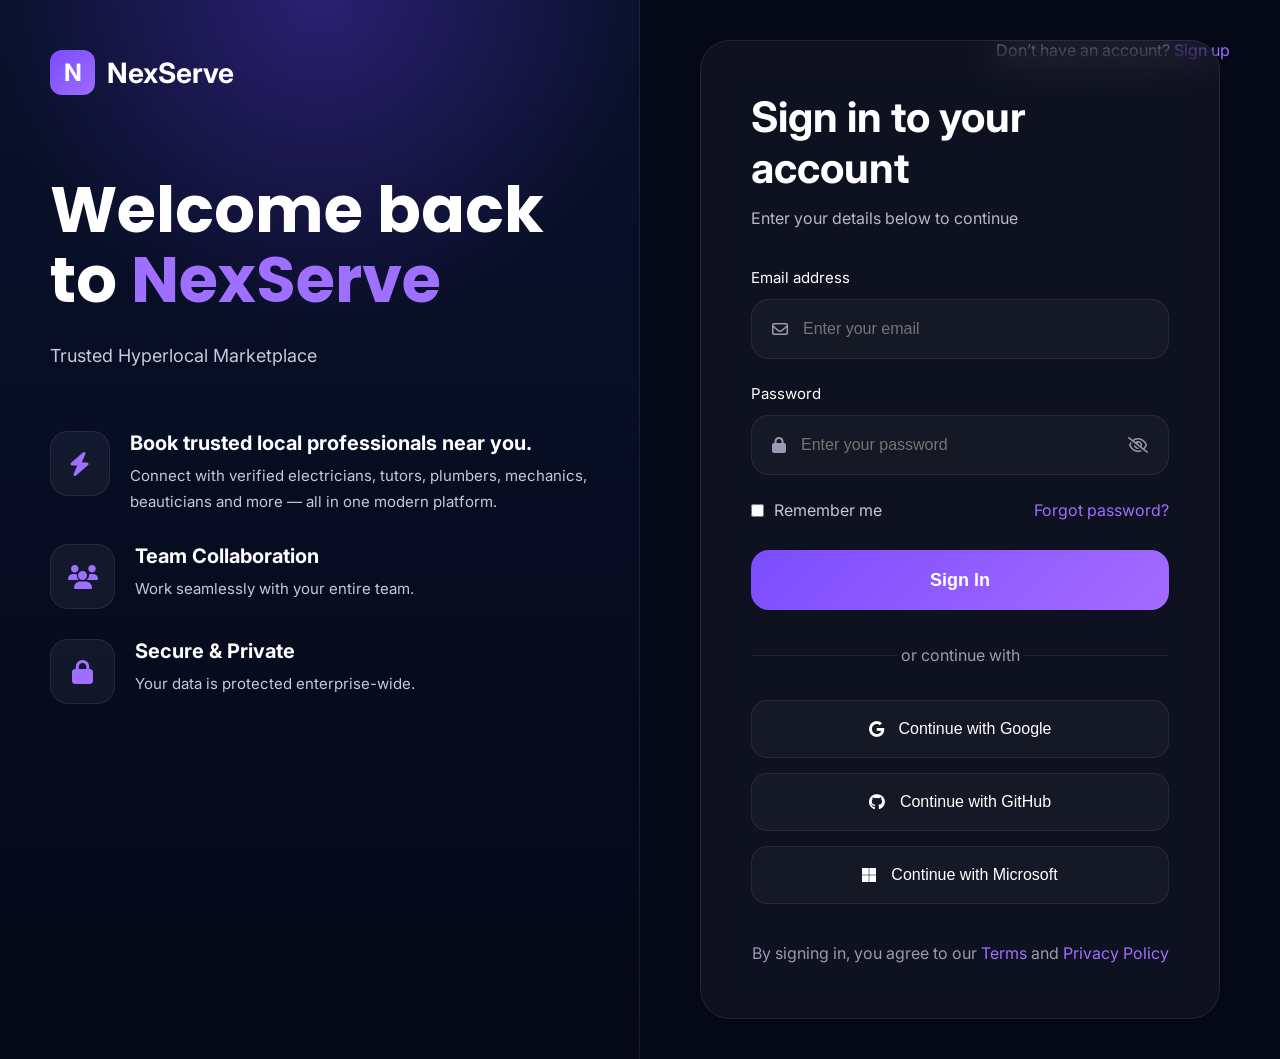
<file: frontend/index.html>
<!-- frontend/index.html -->
<!doctype html>
<html lang="en">
  <head>
    <meta charset="UTF-8" />
    <meta name="viewport" content="width=device-width, initial-scale=1.0" />
    <title>NexServe</title>

    <link rel="stylesheet" href="style.css" />

    <!-- Icons -->
    <link
      rel="stylesheet"
      href="https://cdnjs.cloudflare.com/ajax/libs/font-awesome/6.5.2/css/all.min.css"
    />
  </head>
  <body>
    <div class="container">
      <!-- LEFT PANEL -->
      <div class="left-panel">
        <div class="logo">
          <div class="logo-box">N</div>
          <h2>NexServe</h2>
        </div>

        <div class="left-content">
          <h1>
            Welcome back <br />
            to <span>NexServe</span>
          </h1>

          <p>Trusted Hyperlocal Marketplace</p>

          <div class="features">
            <div class="feature-card">
              <div class="icon-box">
                <i class="fa-solid fa-bolt"></i>
              </div>

              <div>
                <h3>Book trusted local professionals near you.</h3>
                <p>
                  Connect with verified electricians, tutors, plumbers,
                  mechanics, beauticians and more — all in one modern platform.
                </p>
              </div>
            </div>

            <div class="feature-card">
              <div class="icon-box">
                <i class="fa-solid fa-users"></i>
              </div>

              <div>
                <h3>Team Collaboration</h3>
                <p>Work seamlessly with your entire team.</p>
              </div>
            </div>

            <div class="feature-card">
              <div class="icon-box">
                <i class="fa-solid fa-lock"></i>
              </div>

              <div>
                <h3>Secure & Private</h3>
                <p>Your data is protected enterprise-wide.</p>
              </div>
            </div>
          </div>
        </div>
      </div>

      <!-- RIGHT PANEL -->
      <div class="right-panel">
        <div class="top-text">
          Don’t have an account?
          <a href="#">Sign up</a>
        </div>

        <div class="login-card">
          <h1>Sign in to your account</h1>
          <p class="subtext">Enter your details below to continue</p>

          <form>
            <div class="input-group">
              <label>Email address</label>

              <div class="input-box">
                <i class="fa-regular fa-envelope"></i>

                <input type="email" placeholder="Enter your email" />
              </div>
            </div>

            <div class="input-group">
              <label>Password</label>

              <div class="input-box">
                <i class="fa-solid fa-lock"></i>

                <input
                  type="password"
                  placeholder="Enter your password"
                  id="password"
                />

                <i class="fa-regular fa-eye-slash eye" id="togglePassword"></i>
              </div>
            </div>

            <div class="options">
              <div class="remember">
                <input type="checkbox" />
                <span>Remember me</span>
              </div>

              <a href="#">Forgot password?</a>
            </div>

            <button type="submit" class="login-btn">Sign In</button>
          </form>

          <div class="divider">
            <span>or continue with</span>
          </div>

          <div class="social-buttons">
            <button>
              <i class="fa-brands fa-google"></i>
              Continue with Google
            </button>

            <button>
              <i class="fa-brands fa-github"></i>
              Continue with GitHub
            </button>

            <button>
              <i class="fa-brands fa-microsoft"></i>
              Continue with Microsoft
            </button>
          </div>

          <p class="terms">
            By signing in, you agree to our
            <a href="#">Terms</a>
            and
            <a href="#">Privacy Policy</a>
          </p>
        </div>
      </div>
    </div>

    <script src="script.js"></script>
  </body>
</html>
</file>
<file: frontend/style.css>
/* frontend/style.css */

@import url("https://fonts.googleapis.com/css2?family=Inter:wght@300;400;500;600;700&family=Poppins:wght@600;700&display=swap");

* {
  margin: 0;
  padding: 0;
  box-sizing: border-box;
}

body {
  font-family: "Inter", sans-serif;
  background: #050816;
  color: white;
  min-height: 100vh;
}

.container {
  display: flex;
  min-height: 100vh;
}

/* LEFT SIDE */

.left-panel {
  width: 50%;
  padding: 50px;
  background:
    radial-gradient(circle at top, #6d3cff55, transparent 30%),
    linear-gradient(180deg, #09112b, #050816);
  position: relative;
  overflow: hidden;
  border-right: 1px solid rgba(255, 255, 255, 0.08);
}

.logo {
  display: flex;
  align-items: center;
  gap: 12px;
}

.logo-box {
  width: 45px;
  height: 45px;
  border-radius: 12px;
  background: linear-gradient(135deg, #7b4dff, #9d6bff);
  display: flex;
  align-items: center;
  justify-content: center;
  font-size: 24px;
  font-weight: 700;
}

.logo h2 {
  font-size: 28px;
}

.left-content {
  margin-top: 80px;
}

.left-content h1 {
  font-size: 64px;
  line-height: 1.1;
  font-family: "Poppins", sans-serif;
}

.left-content span {
  color: #9f6fff;
}

.left-content p {
  margin-top: 25px;
  color: #c9c9d6;
  font-size: 18px;
  line-height: 1.7;
  max-width: 500px;
}

.features {
  margin-top: 60px;
  display: flex;
  flex-direction: column;
  gap: 30px;
}

.feature-card {
  display: flex;
  gap: 20px;
  align-items: flex-start;
}

.icon-box {
  width: 65px;
  height: 65px;
  border-radius: 18px;
  background: rgba(255, 255, 255, 0.05);
  border: 1px solid rgba(255, 255, 255, 0.08);

  display: flex;
  align-items: center;
  justify-content: center;

  font-size: 24px;
  color: #9f6fff;
}

.feature-card h3 {
  margin-bottom: 8px;
  font-size: 20px;
}

.feature-card p {
  margin-top: 0;
  font-size: 15px;
}

/* RIGHT SIDE */

.right-panel {
  width: 50%;
  padding: 40px;
  display: flex;
  flex-direction: column;
  justify-content: center;
  align-items: center;
  position: relative;
}

.top-text {
  position: absolute;
  top: 40px;
  right: 50px;
  color: #b7b7c7;
}

.top-text a {
  color: #9f6fff;
  text-decoration: none;
}

.login-card {
  width: 100%;
  max-width: 520px;

  background: rgba(255, 255, 255, 0.04);

  border: 1px solid rgba(255, 255, 255, 0.08);

  backdrop-filter: blur(18px);

  border-radius: 30px;

  padding: 50px;
}

.login-card h1 {
  font-size: 42px;
  margin-bottom: 15px;
}

.subtext {
  color: #b7b7c7;
  margin-bottom: 40px;
}

.input-group {
  margin-bottom: 25px;
}

.input-group label {
  display: block;
  margin-bottom: 12px;
  font-size: 15px;
}

.input-box {
  height: 60px;
  border-radius: 18px;
  border: 1px solid rgba(255, 255, 255, 0.08);
  background: rgba(255, 255, 255, 0.03);

  display: flex;
  align-items: center;
  padding: 0 20px;
  gap: 15px;
}

.input-box input {
  width: 100%;
  background: none;
  border: none;
  outline: none;
  color: white;
  font-size: 16px;
}

.input-box i {
  color: #9a9ab3;
}

.eye {
  cursor: pointer;
}

.options {
  display: flex;
  justify-content: space-between;
  align-items: center;
  margin-bottom: 30px;
}

.remember {
  display: flex;
  align-items: center;
  gap: 10px;
  color: #c5c5d5;
}

.options a {
  color: #9f6fff;
  text-decoration: none;
}

.login-btn {
  width: 100%;
  height: 60px;
  border: none;
  border-radius: 18px;

  background: linear-gradient(135deg, #7b4dff, #a56bff);

  color: white;
  font-size: 18px;
  font-weight: 600;
  cursor: pointer;

  transition: 0.3s;
}

.login-btn:hover {
  transform: translateY(-2px);
  opacity: 0.95;
}

.divider {
  margin: 35px 0;
  text-align: center;
  color: #9b9bb1;
  position: relative;
}

.divider::before,
.divider::after {
  content: "";
  position: absolute;
  top: 50%;
  width: 35%;
  height: 1px;
  background: rgba(255, 255, 255, 0.08);
}

.divider::before {
  left: 0;
}

.divider::after {
  right: 0;
}

.social-buttons {
  display: flex;
  flex-direction: column;
  gap: 15px;
}

.social-buttons button {
  height: 58px;
  border-radius: 16px;

  border: 1px solid rgba(255, 255, 255, 0.08);

  background: rgba(255, 255, 255, 0.03);

  color: white;

  font-size: 16px;

  cursor: pointer;

  display: flex;
  align-items: center;
  justify-content: center;
  gap: 15px;

  transition: 0.3s;
}

.social-buttons button:hover {
  background: rgba(255, 255, 255, 0.06);
}

.terms {
  margin-top: 35px;
  text-align: center;
  color: #9a9ab3;
  line-height: 1.8;
}

.terms a {
  color: #9f6fff;
  text-decoration: none;
}

/* RESPONSIVE */

@media (max-width: 1000px) {
  .left-panel {
    display: none;
  }

  .right-panel {
    width: 100%;
  }
}

@media (max-width: 600px) {
  .login-card {
    padding: 30px;
  }

  .login-card h1 {
    font-size: 32px;
  }
}
</file>
<file: frontend/home.css>
* {
  margin: 0;
  padding: 0;
  box-sizing: border-box;
}

body {
  font-family: Arial, sans-serif;
  background: #050816;
  color: white;
}

.dashboard {
  display: flex;
  min-height: 100vh;
}

.sidebar {
  width: 260px;
  background: #0b1023;
  padding: 30px;

  border-right: 1px solid rgba(255, 255, 255, 0.08);

  display: flex;
  flex-direction: column;
  justify-content: space-between;
}

.logo {
  display: flex;
  align-items: center;
  gap: 12px;
  margin-bottom: 40px;
}

.logo-box {
  width: 45px;
  height: 45px;

  background: linear-gradient(135deg, #7b4dff, #a56bff);

  border-radius: 12px;

  display: flex;
  align-items: center;
  justify-content: center;

  font-size: 22px;
  font-weight: bold;
}

nav {
  display: flex;
  flex-direction: column;
  gap: 18px;
}

nav a {
  text-decoration: none;
  color: #c7c7d7;

  padding: 14px;
  border-radius: 12px;

  transition: 0.3s;

  display: flex;
  gap: 12px;
  align-items: center;
}

nav a:hover,
nav .active {
  background: rgba(255, 255, 255, 0.08);
  color: white;
}

#logoutBtn {
  height: 50px;

  border: none;

  border-radius: 14px;

  background: #7b4dff;

  color: white;

  cursor: pointer;

  font-size: 16px;
}

.main-content {
  flex: 1;
  padding: 40px;
}

.topbar {
  display: flex;
  justify-content: space-between;
  align-items: center;
  margin-bottom: 40px;
}

.user-box {
  background: rgba(255, 255, 255, 0.05);

  padding: 14px 20px;

  border-radius: 14px;

  display: flex;
  gap: 12px;
  align-items: center;
}

.cards {
  display: grid;

  grid-template-columns: repeat(auto-fit, minmax(250px, 1fr));

  gap: 25px;
}

.card {
  background: rgba(255, 255, 255, 0.04);

  border: 1px solid rgba(255, 255, 255, 0.08);

  border-radius: 24px;

  padding: 30px;
}

.card h2 {
  margin-bottom: 15px;
}
</file>
